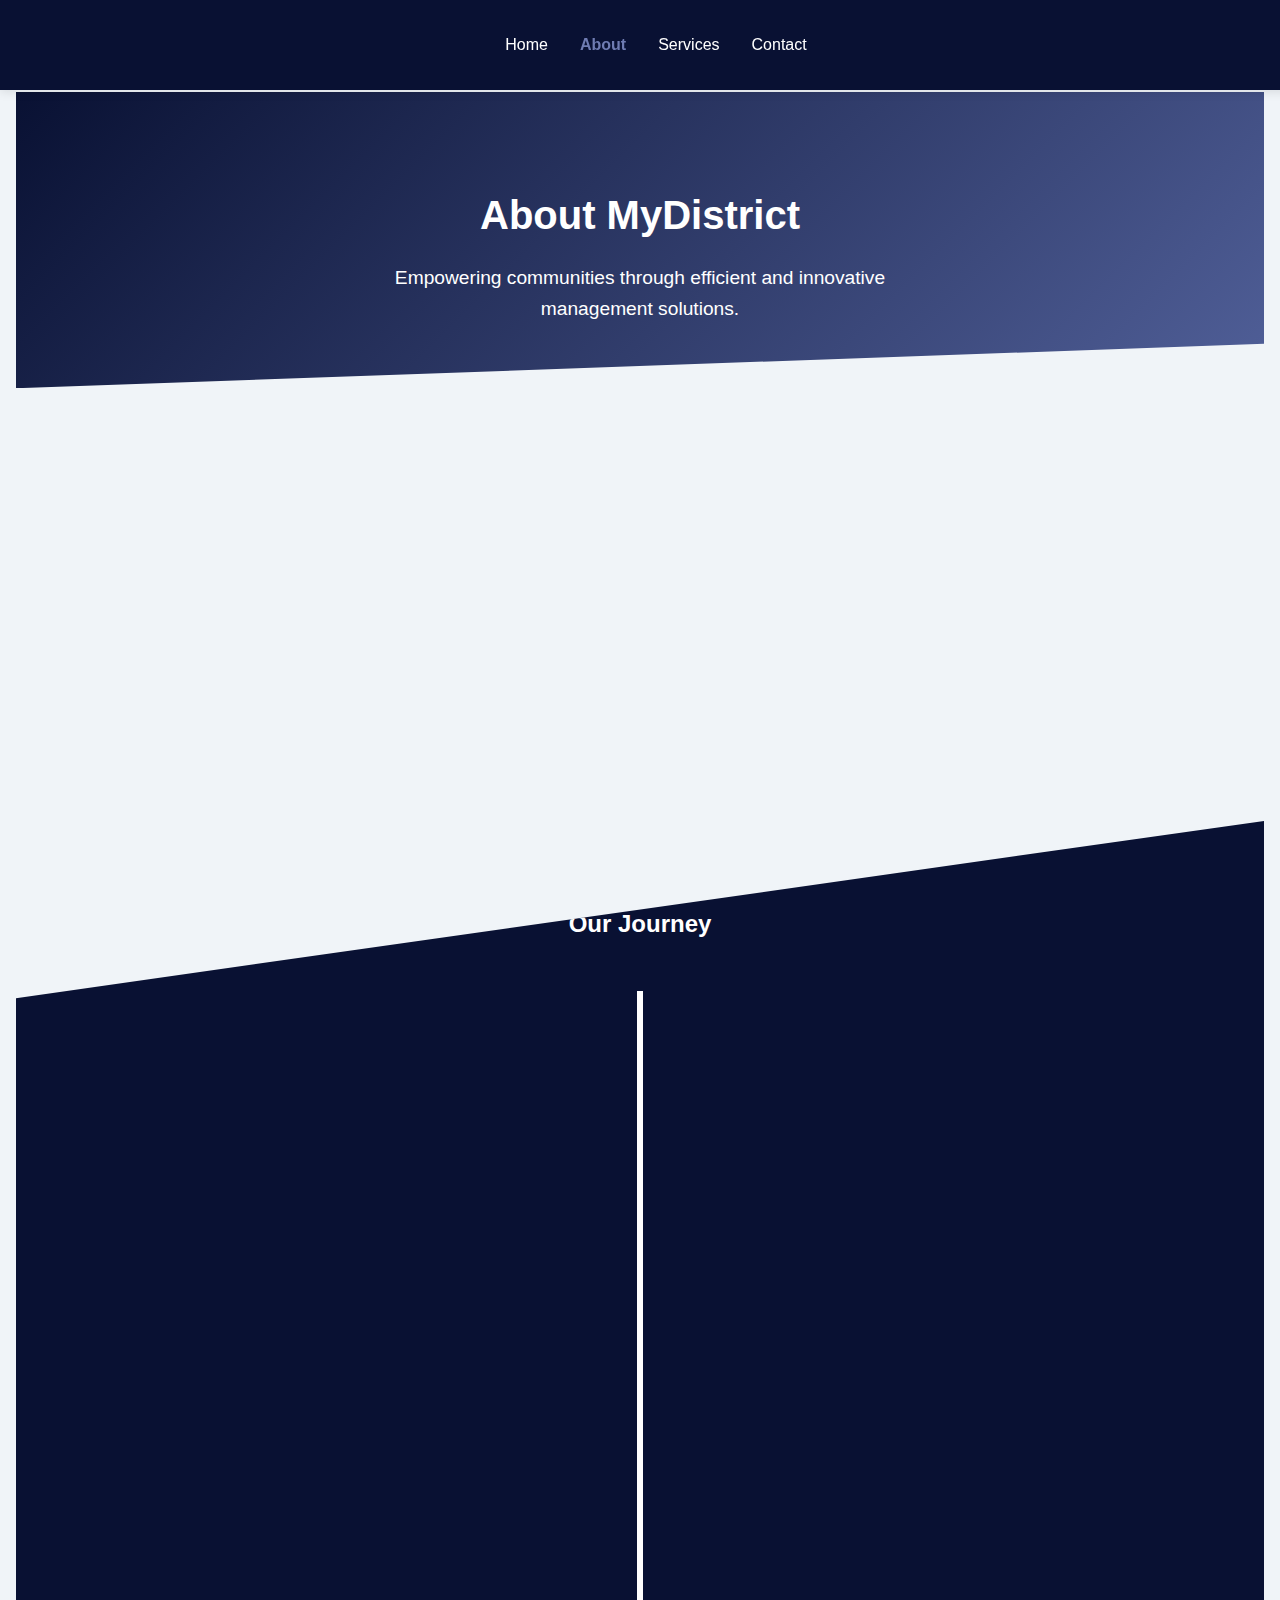
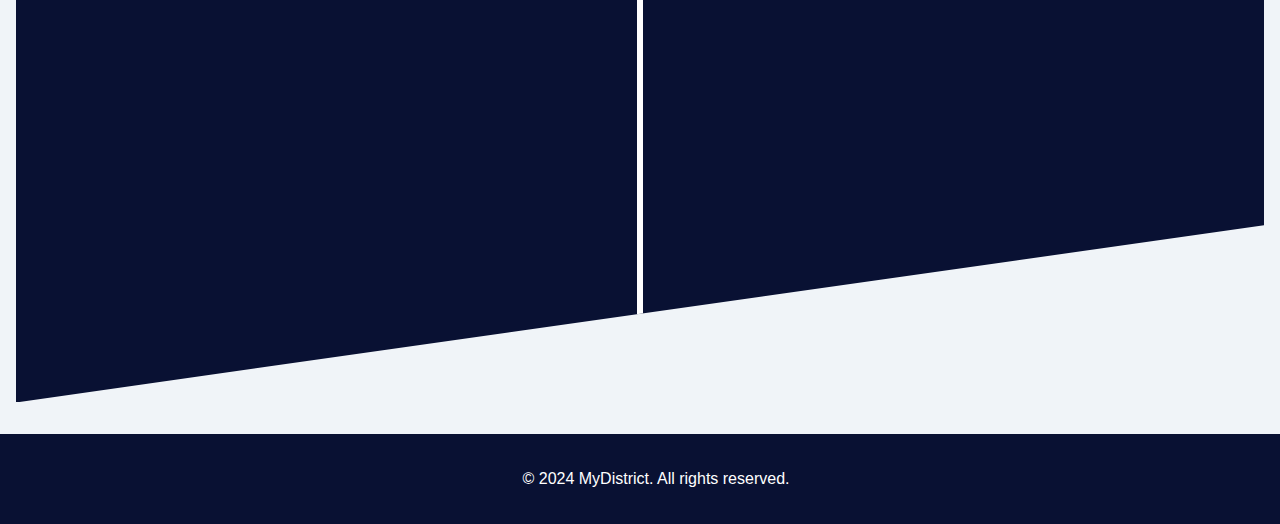
<file: assets/pages/about.html>
<!DOCTYPE html>
<html lang="en">
  <head>
    <meta charset="UTF-8" />
    <meta name="viewport" content="width=device-width, initial-scale=1.0" />
    <title>About Us - MyDistrict</title>
    <link rel="stylesheet" href="../css files/about.css" />
    <link
      rel="stylesheet"
      href="https://cdnjs.cloudflare.com/ajax/libs/font-awesome/6.0.0-beta3/css/all.min.css"
    />
  </head>
  <body>
    <header>
      <nav>
        <ul>
          <li><a href="../../index.html">Home</a></li>
          <li><a href="about.html" class="active">About</a></li>
          <li><a href="services.html">Services</a></li>
          <li><a href="contact.html">Contact</a></li>
        </ul>
      </nav>
    </header>

    <main>
      <section class="hero">
        <h1 class="animate-title">About MyDistrict</h1>
        <p class="animate-text">
          Empowering communities through efficient and innovative management
          solutions.
        </p>
      </section>

      <section class="about-content">
        <div class="card animate-card">
          <i class="fas fa-chart-line"></i>
          <h2>Our Mission</h2>
          <p>
            To revolutionize district management by providing cutting-edge tools
            and strategies that enhance efficiency, transparency, and community
            engagement.
          </p>
        </div>
        <div class="card animate-card">
          <i class="fas fa-users"></i>
          <h2>Our Team</h2>
          <p>
            A diverse group of experts in public administration, technology, and
            community development, dedicated to creating positive change in
            districts worldwide.
          </p>
        </div>
        <div class="card animate-card">
          <i class="fas fa-lightbulb"></i>
          <h2>Our Approach</h2>
          <p>
            We combine data-driven insights with innovative technology to
            address complex challenges and foster sustainable growth in
            communities of all sizes.
          </p>
        </div>
      </section>

      <section class="timeline">
        <h2 class="animate-title">Our Journey</h2>
        <div class="timeline-container">
          <div class="timeline-item animate-timeline">
            <div class="timeline-content">
              <h3>2014</h3>
              <p>Founded with a vision to transform district management</p>
            </div>
          </div>
          <div class="timeline-item animate-timeline">
            <div class="timeline-content">
              <h3>2015</h3>
              <p>
                Developed core MyDistrict modules for citizen services and data management
              </p>
            </div>
          </div>
          <div class="timeline-item animate-timeline">
            <div class="timeline-content">
              <h3>2016</h3>
              <p>Launched our first comprehensive management platform</p>
            </div>
          </div>
          <div class="timeline-item animate-timeline">
            <div class="timeline-content">
              <h3>2017</h3>
              <p>
                Piloted and rigorously tested the DMS platform
              </p>
            </div>
          </div>
          <div class="timeline-item animate-timeline">
            <div class="timeline-content">
              <h3>Today</h3>
              <p>Continuously improving and expanding MyDistrict impact on district operations</p>
            </div>
          </div>
        </div>
      </section>
    </main>

    <footer>
      <p>&copy; 2024 MyDistrict. All rights reserved.</p>
    </footer>

    <script>
      document.addEventListener("DOMContentLoaded", function () {
        // Animate cards
        const cards = document.querySelectorAll(".animate-card");
        const animateCards = () => {
          cards.forEach((card, index) => {
            if (isElementInViewport(card)) {
              setTimeout(() => {
                card.style.animation = `fadeInUp 1s ease-out ${
                  index * 0.2
                }s forwards`;
              }, 100);
            }
          });
        };

        // Animate timeline items
        const timelineItems = document.querySelectorAll(".animate-timeline");
        const animateTimeline = () => {
          timelineItems.forEach((item, index) => {
            if (isElementInViewport(item)) {
              setTimeout(() => {
                item.style.animation =
                  index % 2 === 0
                    ? "slideInLeft 1s ease-out forwards"
                    : "slideInRight 1s ease-out forwards";
              }, index * 200);
            }
          });
        };

        // Check if element is in viewport
        function isElementInViewport(el) {
          const rect = el.getBoundingClientRect();
          return (
            rect.top >= 0 &&
            rect.left >= 0 &&
            rect.bottom <=
              (window.innerHeight || document.documentElement.clientHeight) &&
            rect.right <=
              (window.innerWidth || document.documentElement.clientWidth)
          );
        }

        // Run animations on scroll
        window.addEventListener("scroll", () => {
          animateCards();
          animateTimeline();
        });

        // Initial animation call
        animateCards();
        animateTimeline();
      });
    </script>
  </body>
</html>
</file>
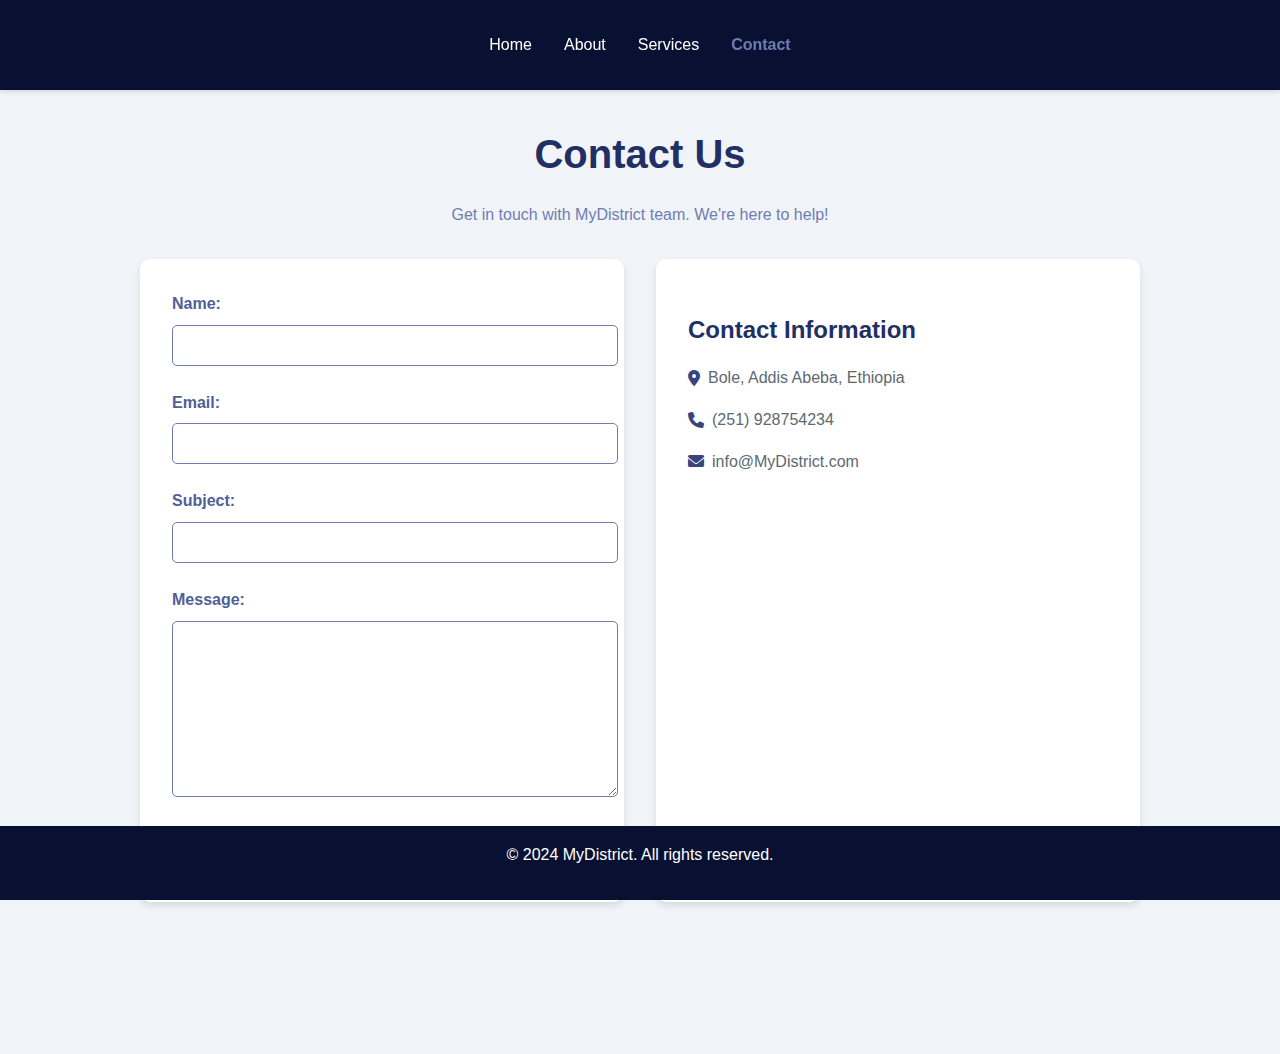
<file: assets/pages/contact.html>
<!DOCTYPE html>
<html lang="en">
  <head>
    <meta charset="UTF-8" />
    <meta name="viewport" content="width=device-width, initial-scale=1.0" />
    <title>Contact Us - MyDistrict</title>
    <link rel="stylesheet" href="../css files/contact.css" />
    <link
      rel="stylesheet"
      href="https://cdnjs.cloudflare.com/ajax/libs/font-awesome/6.0.0-beta3/css/all.min.css"
    />
  </head>
  <body>
    <header>
      <nav>
        <ul>
          <li><a href="../../index.html">Home</a></li>
          <li><a href="about.html">About</a></li>
          <li><a href="services.html">Services</a></li>
          <li><a href="contact.html" class="active">Contact</a></li>
        </ul>
      </nav>
    </header>

    <main>
      <h1 class="animate-title">Contact Us</h1>
      <p class="animate-text">
        Get in touch with MyDistrict team. We're here to help!
      </p>

      <div class="contact-container">
        <form id="contactForm" class="animate-form">
          <div class="form-group">
            <label for="name">Name:</label>
            <input type="text" id="name" name="name" required />
          </div>
          <div class="form-group">
            <label for="email">Email:</label>
            <input type="email" id="email" name="email" required />
          </div>
          <div class="form-group">
            <label for="subject">Subject:</label>
            <input type="text" id="subject" name="subject" required />
          </div>
          <div class="form-group">
            <label for="message">Message:</label>
            <textarea id="message" name="message" required></textarea>
          </div>
          <button type="submit">Send Message</button>
        </form>

        <div class="contact-info animate-info">
          <h2>Contact Information</h2>
          <ul>
            <li>
              <i class="fas fa-map-marker-alt"></i>Bole, Addis Abeba, Ethiopia
            </li>
            <li><i class="fas fa-phone"></i> (251) 928754234</li>
            <li><i class="fas fa-envelope"></i> info@MyDistrict.com</li>
          </ul>
        </div>
      </div>

      <div id="formStatus" class="animate-status"></div>
    </main>

    <footer>
      <p>&copy; 2024 MyDistrict. All rights reserved.</p>
    </footer>

    <script>
      document.addEventListener("DOMContentLoaded", function () {
        const contactForm = document.getElementById("contactForm");
        const formStatus = document.getElementById("formStatus");
        const inputs = document.querySelectorAll("input, textarea");

        // Add animation to form inputs
        inputs.forEach((input) => {
          input.addEventListener("focus", function () {
            this.parentElement.classList.add("input-focus");
          });

          input.addEventListener("blur", function () {
            if (this.value === "") {
              this.parentElement.classList.remove("input-focus");
            }
          });
        });

        contactForm.addEventListener("submit", function (e) {
          e.preventDefault();

          // Basic form validation
          const name = document.getElementById("name").value.trim();
          const email = document.getElementById("email").value.trim();
          const subject = document.getElementById("subject").value.trim();
          const message = document.getElementById("message").value.trim();

          if (name === "" || email === "" || subject === "" || message === "") {
            showStatus("Please fill in all fields.", "error");
            return;
          }

          if (!isValidEmail(email)) {
            showStatus("Please enter a valid email address.", "error");
            return;
          }
          
          showStatus("Sending message...", "info");

          setTimeout(function () {
            showStatus("Message sent successfully!", "success");
            contactForm.reset();
            inputs.forEach((input) =>
              input.parentElement.classList.remove("input-focus")
            );
          }, 2000);
        });

        function isValidEmail(email) {
          const emailRegex = /^[^\s@]+@[^\s@]+\.[^\s@]+$/;
          return emailRegex.test(email);
        }

        function showStatus(message, type) {
          formStatus.textContent = message;
          formStatus.className = "animate-status";

          switch (type) {
            case "error":
              formStatus.style.color = "#ff0000";
              break;
            case "success":
              formStatus.style.color = "#008000";
              break;
            default:
              formStatus.style.color = "#000000";
          }

          formStatus.style.display = "block";
          setTimeout(() => {
            formStatus.classList.remove("animate-status");
          }, 500);
        }
      });
    </script>
  </body>
</html>
</file>
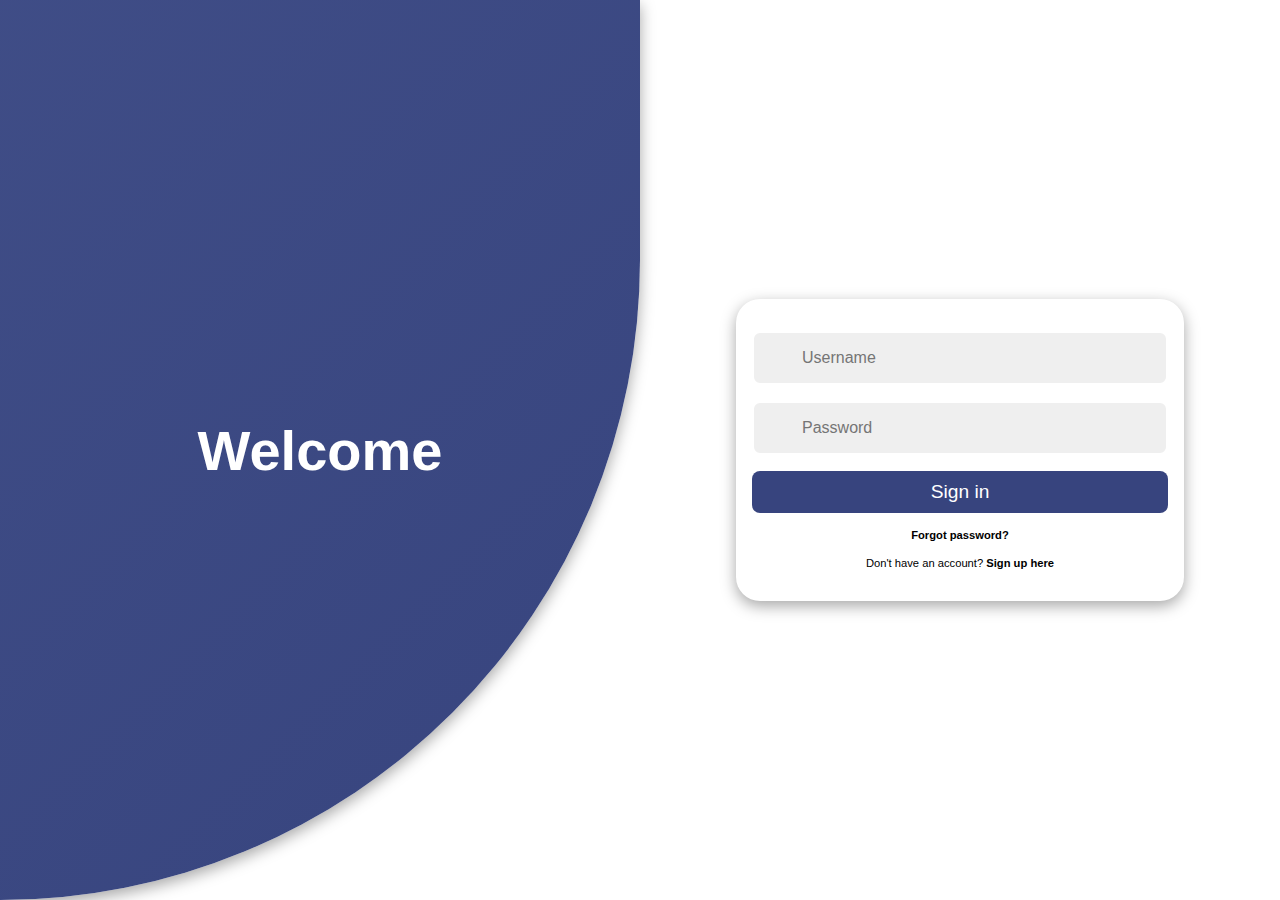
<file: assets/pages/login.html>
<!DOCTYPE html>
<html lang="en">
  <head>
    <meta charset="UTF-8" />
    <meta name="viewport" content="width=device-width, initial-scale=1.0" />
    <title>Login - MyDistrict</title>
    <link rel="stylesheet" href="../css files/login.css" />
    <script src="../js files/userAuth.js" defer></script>
  </head>
  <body>
    <div class="notification-container" id="notification-container"></div>

    <div id="container" class="container">
      <!-- FORM SECTION -->
      <div class="row">
        <!-- SIGN UP -->
        <form class="col align-items-center flex-col sign-up userAuth" method="post" action="../includes/user-registration.php">
          
          <div class="form-wrapper align-items-center">
            <div class="form sign-up">
              <div class="input-group">
                <i class="bx bxs-user"></i>
                <input type="text" placeholder="Username" name="username"/>
              </div>
              <div class="input-group">
                <i class="bx bx-mail-send"></i>
                <input type="email" placeholder="Email" name="email"/>
              </div>
              <div class="input-group">
                <i class="bx bxs-lock-alt"></i>
                <input type="password" placeholder="Password" name="password"/>
              </div>
              <div class="input-group">
                <i class="bx bxs-lock-alt"></i>
                <input type="password" placeholder="Confirm password" name="confirm-password"/>
              </div>
              <button>Sign up</button>
              <p>
                <span> Already have an account? </span>
                <b onclick="toggle()" class="pointer"> Sign in here </b>
              </p>
            </div>
          </div>
        </form>
        
        <!-- SIGN IN -->
        <form class="col align-items-center flex-col sign-in userAuth" method="post" action="../includes/user-authentication .php">
          <div class="form-wrapper align-items-center">
            <div class="form sign-in">
              <div class="input-group">
                <i class="bx bxs-user"></i>
                <input type="text" placeholder="Username" name="username"/>
              </div>
              <div class="input-group">
                <i class="bx bxs-lock-alt"></i>
                <input type="password" placeholder="Password" name="password"/>
              </div>
              <button>Sign in</button>
              <p>
                <b> Forgot password? </b>
              </p>
              <p>
                <span> Don't have an account? </span>
                <b onclick="toggle()" class="pointer"> Sign up here </b>
              </p>
            </div>
          </div>
          <div class="form-wrapper"></div>
        </form>
        
      </div>
      <!-- END FORM SECTION -->
       
      <!-- CONTENT SECTION -->
      <div class="row content-row">
        <!-- SIGN IN CONTENT -->
        <div class="col align-items-center flex-col">
          <div class="text sign-in">
            <h2>Welcome</h2>
          </div>
          <div class="img sign-in"></div>
        </div>
        
        <!-- SIGN UP CONTENT -->
        <div class="col align-items-center flex-col">
          <div class="img sign-up"></div>
          <div class="text sign-up">
            <h2>Join with us</h2>
          </div>
        </div>
        
      </div>
      <!-- END CONTENT SECTION -->
    </div>
    <script>
      let container = document.getElementById("container");

      toggle = () => {
        container.classList.toggle("sign-in");
        container.classList.toggle("sign-up");
      };

      setTimeout(() => {
        container.classList.add("sign-in");
      }, 200);
    </script>
  </body>
</html>
</file>
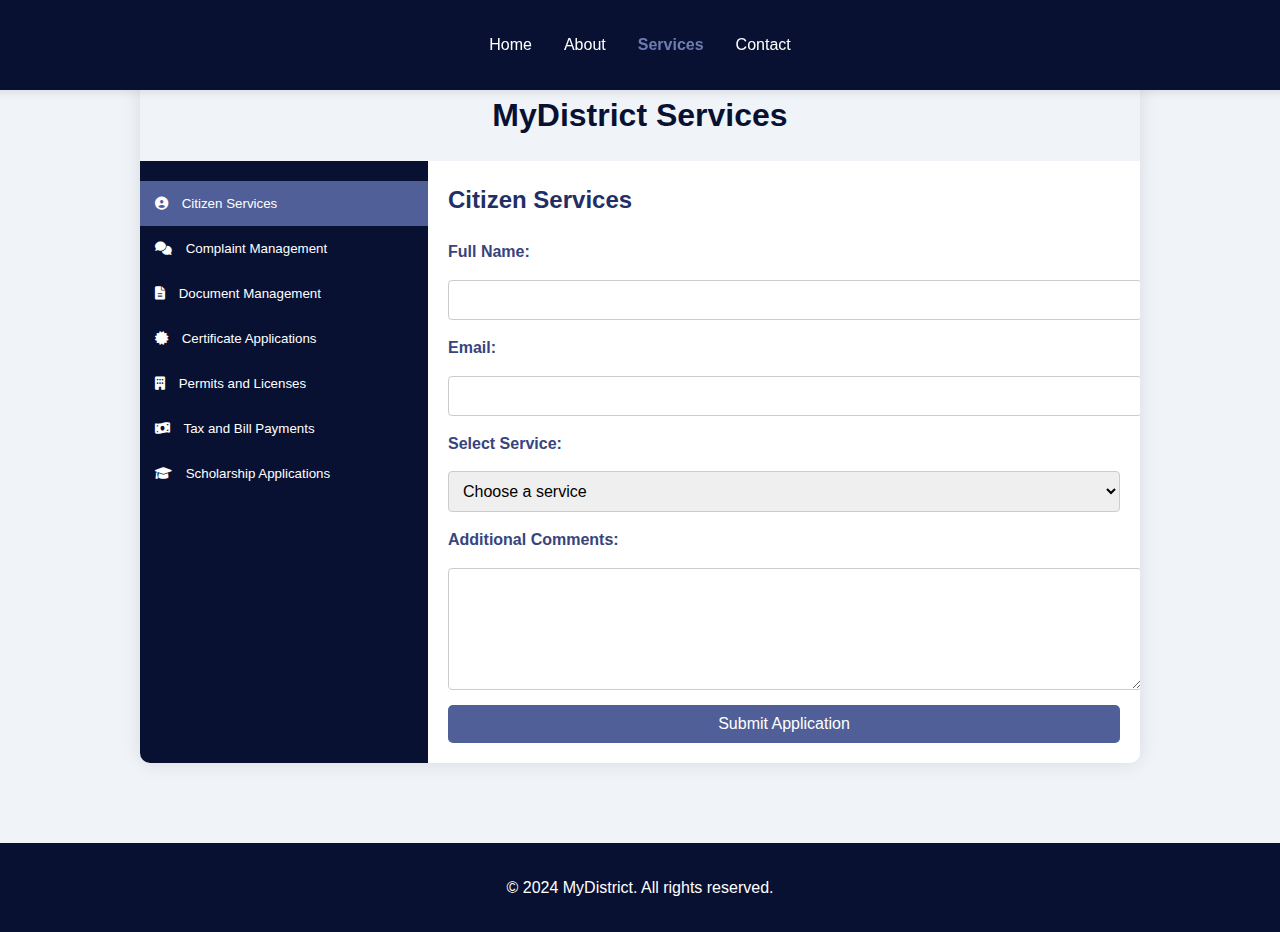
<file: assets/pages/service-panel.html>
<!DOCTYPE html>
<html lang="en">
  <head>
    <meta charset="UTF-8" />
    <meta name="viewport" content="width=device-width, initial-scale=1.0" />
    <title>Our Services - MyDistrict</title>
    <link rel="stylesheet" href="../css files/service-panel.css" />
    <link
      rel="stylesheet"
      href="https://cdnjs.cloudflare.com/ajax/libs/font-awesome/6.0.0-beta3/css/all.min.css"
    />
    <script src="../js files/services.js" defer></script>
  </head>
  <body>
    <div class="notification-container" id="notification-container"></div>

    
    <header>
      <nav>
        <ul>
          <li><a href="../../index.html">Home</a></li>
          <li><a href="about.html">About</a></li>
          <li><a href="services.html" class="active">Services</a></li>
          <li><a href="contact.html">Contact</a></li>
        </ul>
      </nav>
    </header>

    <div class="flex-container">
      <div class="container">
        <h1>MyDistrict Services</h1>
        <div class="service-panel">
          <div class="service-list">
            <button class="service-btn active" data-service="citizen">
              <i class="fas fa-user-circle"></i>
              Citizen Services
            </button>
            <button class="service-btn" data-service="complaint">
              <i class="fas fa-comments"></i>
              Complaint Management
            </button>
            <button class="service-btn" data-service="document">
              <i class="fas fa-file-alt"></i>
              Document Management
            </button>
            <button class="service-btn" data-service="certificate">
              <i class="fas fa-certificate"></i>
              Certificate Applications
            </button>
            <button class="service-btn" data-service="permits">
              <i class="fas fa-building"></i>
              Permits and Licenses
            </button>
            <button class="service-btn" data-service="tax">
              <i class="fas fa-money-bill-wave"></i>
              Tax and Bill Payments
            </button>
            <button class="service-btn" data-service="scholarship">
              <i class="fas fa-graduation-cap"></i>
              Scholarship Applications
            </button>
          </div>
          <div class="service-content">
            <div id="citizen" class="service-info active">
              <h2>Citizen Services</h2>
              <form
                id="citizenForm"
                class="service-form"
                action="../includes/services-managment.php"
                method="POST"
                enctype="multipart/form-data"
              >
                <input type="hidden" name="serviceType" value="citizen" />
                <label for="citizenName">Full Name:</label>
                <input
                  type="text"
                  id="citizenName"
                  name="citizenName"
                  required
                />
                <label for="citizenEmail">Email:</label>
                <input
                  type="email"
                  id="citizenEmail"
                  name="citizenEmail"
                  required
                />
                <label for="citizenService">Select Service:</label>
                <select id="citizenService" name="citizenService" required>
                  <option value="">Choose a service</option>
                  <option value="Birth Certificate">Birth Certificate</option>
                  <option value="Death Certificate">Death Certificate</option>
                  <option value="Marriage Certificate">
                    Marriage Certificate
                  </option>
                  <option value="Residence Certificate">
                    Residence Certificate
                  </option>
                </select>
                <label for="citizenComments">Additional Comments:</label>
                <textarea
                  id="citizenComments"
                  name="citizenComments"
                ></textarea>
                <button type="submit" class="submit-btn">
                  Submit Application
                </button>
              </form>
            </div>
            <div id="complaint" class="service-info">
              <h2>Complaint Management</h2>
              <form
                id="complaintForm"
                class="service-form"
                action="../includes/services-managment.php"
                method="POST"
                enctype="multipart/form-data"
              >
                <input type="hidden" name="serviceType" value="complain" />
                <label for="complaintName">Full Name:</label>
                <input
                  type="text"
                  id="complaintName"
                  name="complaintName"
                  required
                />
                <label for="complaintEmail">Email:</label>
                <input
                  type="email"
                  id="complaintEmail"
                  name="complaintEmail"
                  required
                />
                <label for="complaintType">Complaint Type:</label>
                <select id="complaintType" name="complaintType" required>
                  <option value="">Select complaint type</option>
                  <option value="Water Supply">Water Supply</option>
                  <option value="Electricity">Electricity</option>
                  <option value="Roads and Infrastructure">
                    Roads and Infrastructure
                  </option>
                  <option value="Sanitation">Sanitation</option>
                  <option value="Other">Other</option>
                </select>
                <label for="complaintDetails">Complaint Details:</label>
                <textarea
                  id="complaintDetails"
                  name="complaintDetails"
                  required
                ></textarea>
                <button type="submit" class="submit-btn">File Complaint</button>
              </form>
            </div>
            <div id="document" class="service-info">
              <h2>Document Management</h2>
              <form
                id="documentForm"
                class="service-form"
                action="../includes/services-managment.php"
                method="POST"
                enctype="multipart/form-data"
              >
                <input type="hidden" name="serviceType" value="document" />
                <label for="documentName">Full Name:</label>
                <input
                  type="text"
                  id="documentName"
                  name="documentName"
                  required
                />
                <label for="documentEmail">Email:</label>
                <input
                  type="email"
                  id="documentEmail"
                  name="documentEmail"
                  required
                />
                <label for="documentType">Document Type:</label>
                <select id="documentType" name="documentType" required>
                  <option value="">Select document type</option>
                  <option value="ID Card">ID Card</option>
                  <option value="Passport">Passport</option>
                  <option value="Driving License">Driving License</option>
                  <option value="Property Documents">Property Documents</option>
                </select>
                <label for="documentFile">Upload Document:</label>
                <input
                  type="file"
                  id="documentFile"
                  name="documentFile"
                  required
                />
                <button type="submit" class="submit-btn">
                  Upload Document
                </button>
              </form>
            </div>
            <div id="certificate" class="service-info">
              <h2>Certificate Applications</h2>
              <form
                id="certificateForm"
                class="service-form"
                action="../includes/services-managment.php"
                method="POST"
                enctype="multipart/form-data"
              >
                <input type="hidden" name="serviceType" value="certificate" />
                <label for="certificateName">Full Name:</label>
                <input
                  type="text"
                  id="certificateName"
                  name="certificateName"
                  required
                />
                <label for="certificateEmail">Email:</label>
                <input
                  type="email"
                  id="certificateEmail"
                  name="certificateEmail"
                  required
                />
                <label for="certificateType">Certificate Type:</label>
                <select id="certificateType" name="certificateType" required>
                  <option value="">Select certificate type</option>
                  <option value="Birth Certificate">Birth Certificate</option>
                  <option value="Death Certificate">Death Certificate</option>
                  <option value="Marriage Certificate">
                    Marriage Certificate
                  </option>
                  <option value="Domicile Certificate">
                    Domicile Certificate
                  </option>
                </select>
                <label for="certificateDate">Date Required:</label>
                <input
                  type="date"
                  id="certificateDate"
                  name="certificateDate"
                  required
                />
                <button type="submit" class="submit-btn">
                  Apply for Certificate
                </button>
              </form>
            </div>
            <div id="permits" class="service-info">
              <h2>Permits and Licenses</h2>
              <form
                id="permitsForm"
                class="service-form"
                action="../includes/services-managment.php"
                method="POST"
                enctype="multipart/form-data"
              >
                <input type="hidden" name="serviceType" value="permits" />
                <label for="permitsName">Full Name:</label>
                <input
                  type="text"
                  id="permitsName"
                  name="permitsName"
                  required
                />
                <label for="permitsEmail">Email:</label>
                <input
                  type="email"
                  id="permitsEmail"
                  name="permitsEmail"
                  required
                />
                <label for="permitsType">Permit/License Type:</label>
                <select id="permitsType" name="permitsType" required>
                  <option value="">Select permit/license type</option>
                  <option value="Business License">Business License</option>
                  <option value="Construction Permit">
                    Construction Permit
                  </option>
                  <option value="Event Permit">Event Permit</option>
                  <option value="Vehicle Registration">
                    Vehicle Registration
                  </option>
                </select>
                <label for="permitsDate">Application Date:</label>
                <input
                  type="date"
                  id="permitsDate"
                  name="permitsDate"
                  required
                />
                <button type="submit" class="submit-btn">
                  Apply for Permit/License
                </button>
              </form>
            </div>
            <div id="tax" class="service-info">
              <h2>Tax and Bill Payments</h2>
              <form
                id="taxForm"
                class="service-form"
                action="../includes/services-managment.php"
                method="POST"
                enctype="multipart/form-data"
              >
                <input type="hidden" name="serviceType" value="tax" />
                <label for="taxName">Full Name:</label>
                <input type="text" id="taxName" name="taxName" required />
                <label for="taxEmail">Email:</label>
                <input type="email" id="taxEmail" name="taxEmail" required />
                <label for="taxType">Payment Type:</label>
                <select id="taxType" name="taxType" required>
                  <option value="">Select payment type</option>
                  <option value="Property Tax">Property Tax</option>
                  <option value="Water Bill">Water Bill</option>
                  <option value="Electricity Bill">Electricity Bill</option>
                  <option value="Other">Other</option>
                </select>
                <label for="taxAmount">Amount:</label>
                <input
                  type="number"
                  id="taxAmount"
                  name="taxAmount"
                  min="0"
                  step="0.01"
                  required
                />
                <button type="submit" class="submit-btn">Make Payment</button>
              </form>
            </div>
            <div id="scholarship" class="service-info">
              <h2>Scholarship Applications</h2>
              <form
                id="scholarshipForm"
                class="service-form"
                action="../includes/services-managment.php"
                method="POST"
                enctype="multipart/form-data"
              >
                <input type="hidden" name="serviceType" value="scholarship" />
                <label for="scholarshipName">Full Name:</label>
                <input
                  type="text"
                  id="scholarshipName"
                  name="scholarshipName"
                  required
                />
                <label for="scholarshipEmail">Email:</label>
                <input
                  type="email"
                  id="scholarshipEmail"
                  name="scholarshipEmail"
                  required
                />
                <label for="scholarshipLevel">Education Level:</label>
                <select id="scholarshipLevel" name="scholarshipLevel" required>
                  <option value="">Select education level</option>
                  <option value="High School">High School</option>
                  <option value="Undergraduate">Undergraduate</option>
                  <option value="Postgraduate">Postgraduate</option>
                  <option value="PhD">PhD</option>
                </select>
                <label for="scholarshipGrade">Current Grade/GPA:</label>
                <input
                  type="text"
                  id="scholarshipGrade"
                  name="scholarshipGrade"
                  required
                />
                <label for="scholarshipFile">Upload Transcripts:</label>
                <input
                  type="file"
                  id="scholarshipFile"
                  name="scholarshipFile"
                  required
                />
                <button type="submit" class="submit-btn">
                  Apply for Scholarship
                </button>
              </form>
            </div>
          </div>
        </div>
      </div>
      <footer>
        <p>&copy; 2024 MyDistrict. All rights reserved.</p>
      </footer>
    </div>
  </body>
</html>
</file>
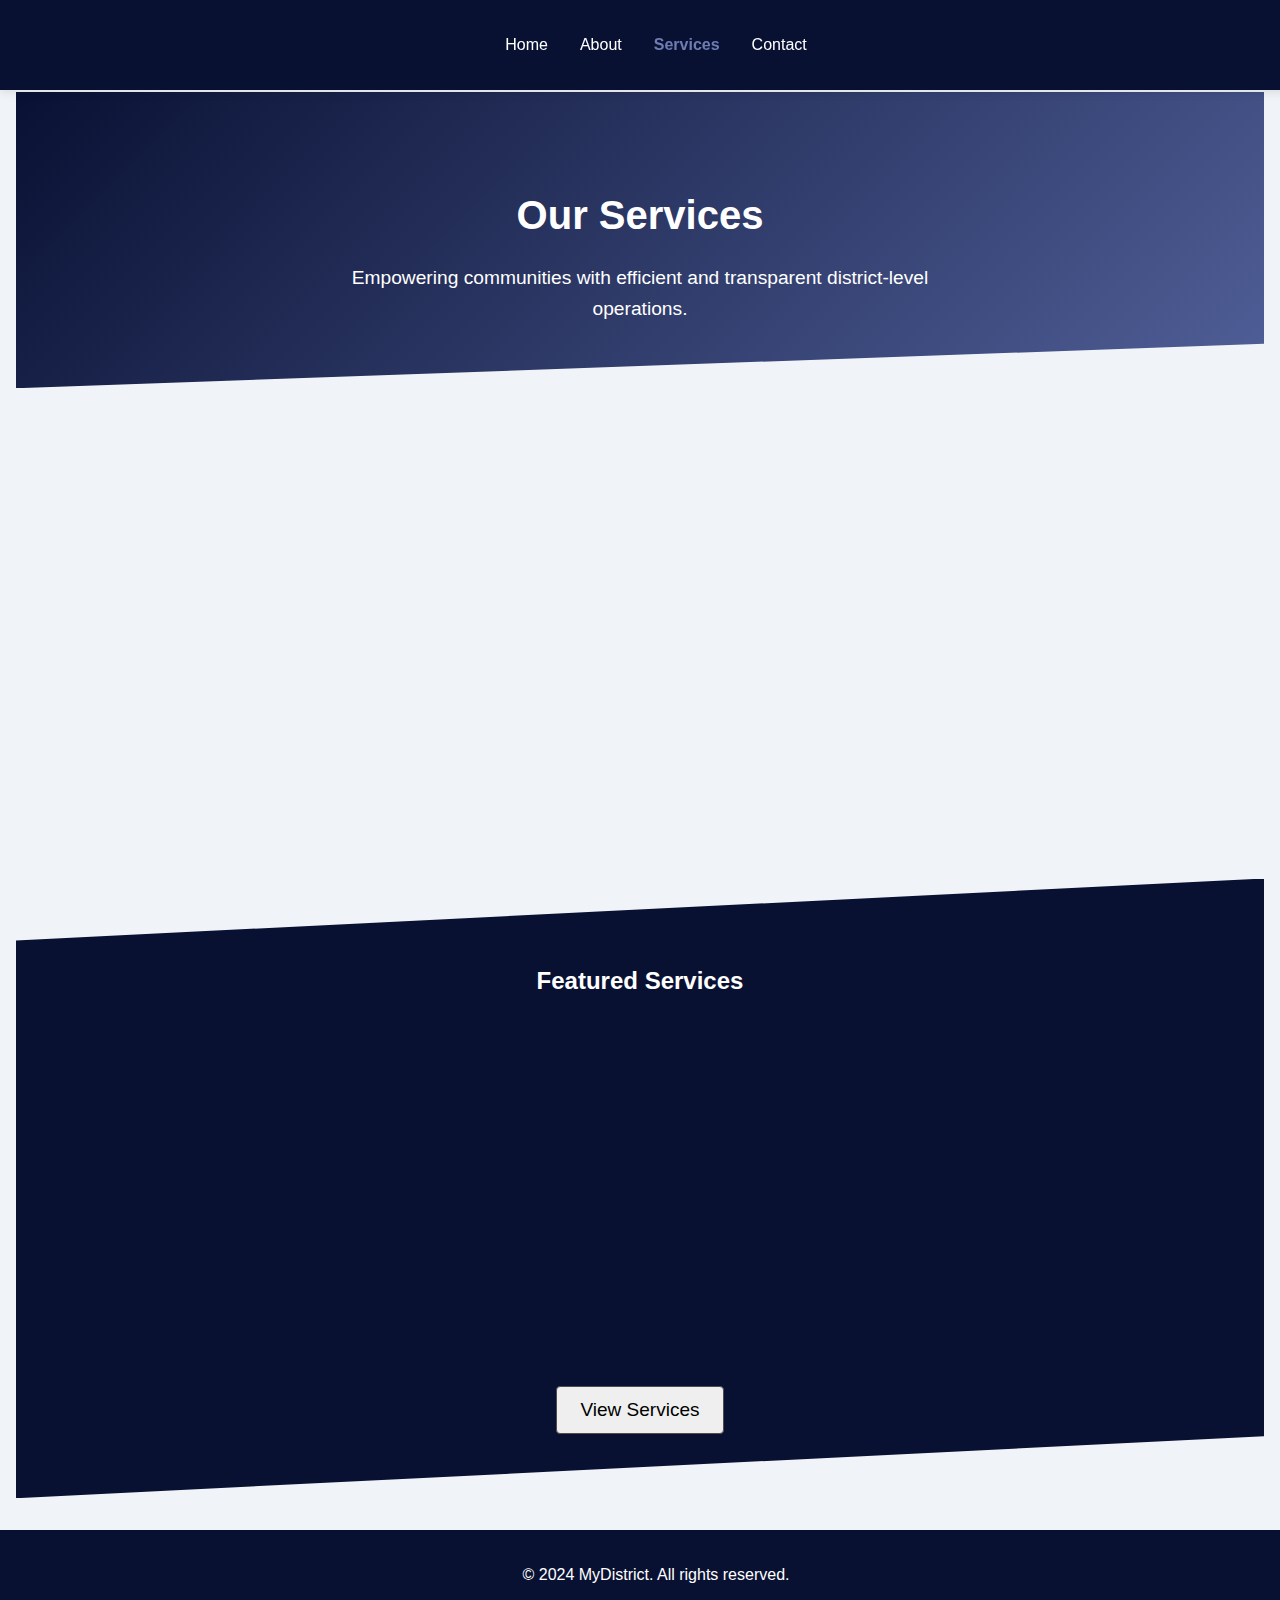
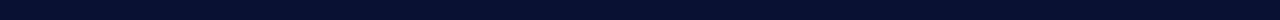
<file: assets/pages/services.html>
<!DOCTYPE html>
<html lang="en">
  <head>
    <meta charset="UTF-8" />
    <meta name="viewport" content="width=device-width, initial-scale=1.0" />
    <title>Our Services - MyDistrict</title>
    <link rel="stylesheet" href="../css files/services.css" />
    <link
      rel="stylesheet"
      href="https://cdnjs.cloudflare.com/ajax/libs/font-awesome/6.0.0-beta3/css/all.min.css"
    />
  </head>
  <body>
    <header>
      <nav>
        <ul>
          <li><a href="../../index.html">Home</a></li>
          <li><a href="about.html">About</a></li>
          <li><a href="services.html" class="active">Services</a></li>
          <li><a href="contact.html">Contact</a></li>
        </ul>
      </nav>
    </header>

    <main>
      <section class="hero">
        <h1 class="animate-title">Our Services</h1>
        <p class="animate-text">
          Empowering communities with efficient and transparent district-level
          operations.
        </p>
      </section>

      <section class="services-grid">
        <div class="service-card animate-card">
          <i class="fas fa-user-circle"></i>
          <h2>Citizen Services</h2>
          <ul>
            <li>Online Application Portal</li>
            <li>Real-time Status Tracking</li>
            <li>Document Upload & Verification</li>
            <li>Fee Payment Integration</li>
            <li>SMS/Email Notifications</li>
          </ul>
        </div>
        <div class="service-card animate-card">
          <i class="fas fa-comments"></i>
          <h2>Complaint Management</h2>
          <ul>
            <li>Online Complaint Registration</li>
            <li>Complaint Tracking</li>
            <li>Escalation Mechanism</li>
            <li>Feedback & Rating</li>
          </ul>
        </div>
        <div class="service-card animate-card">
          <i class="fas fa-file-alt"></i>
          <h2>Document Management</h2>
          <ul>
            <li>Document Storage</li>
            <li>Document Retrieval</li>
            <li>Document Version Control</li>
          </ul>
        </div>
      </section>

      <section class="feature-showcase">
        <h2 class="animate-title">Featured Services</h2>
        <div class="feature-container">
          <div class="feature animate-feature">
            <i class="fas fa-certificate"></i>
            <h3>Certificate Applications</h3>
            <p>Apply for birth, marriage, and other certificates online.</p>
          </div>
          <div class="feature animate-feature">
            <i class="fas fa-building"></i>
            <h3>Permits and Licenses</h3>
            <p>
              Submit applications for various permits and licenses
              electronically.
            </p>
          </div>
          <div class="feature animate-feature">
            <i class="fas fa-money-bill-wave"></i>
            <h3>Tax and Bill Payments</h3>
            <p>
              Pay property taxes and utility bills through our secure payment
              gateway.
            </p>
          </div>
          <div class="feature animate-feature">
            <i class="fas fa-graduation-cap"></i>
            <h3>Scholarship Applications</h3>
            <p>
              Apply for educational scholarships and track your application
              status.
            </p>
          </div>
        </div>

        <div class="service-call-btn">
          <button class="button"><a href="./service-panel.html">View Services</a></button>
        </div>
      </section>
    </main>

    <footer>
      <p>&copy; 2024 MyDistrict. All rights reserved.</p>
    </footer>

    <script>
      document.addEventListener("DOMContentLoaded", function () {
        // Animate service cards
        const cards = document.querySelectorAll(".animate-card");
        const animateCards = () => {
          cards.forEach((card, index) => {
            if (isElementInViewport(card)) {
              setTimeout(() => {
                card.style.animation = `fadeInUp 1s ease-out ${
                  index * 0.2
                }s forwards`;
              }, 100);
            }
          });
        };

        // Animate features
        const features = document.querySelectorAll(".animate-feature");
        const animateFeatures = () => {
          features.forEach((feature, index) => {
            if (isElementInViewport(feature)) {
              setTimeout(() => {
                feature.style.animation =
                  index % 2 === 0
                    ? "slideInLeft 1s ease-out forwards"
                    : "slideInRight 1s ease-out forwards";
              }, index * 200);
            }
          });
        };

        // Check if element is in viewport
        function isElementInViewport(el) {
          const rect = el.getBoundingClientRect();
          return (
            rect.top >= 0 &&
            rect.left >= 0 &&
            rect.bottom <=
              (window.innerHeight || document.documentElement.clientHeight) &&
            rect.right <=
              (window.innerWidth || document.documentElement.clientWidth)
          );
        }

        // Run animations on scroll
        window.addEventListener("scroll", () => {
          animateCards();
          animateFeatures();
        });

        // Initial animation call
        animateCards();
        animateFeatures();
      });
    </script>
  </body>
</html>
</file>
<file: assets/css files/about.css>
:root {
    --primary-clr: #091133;
    --secondary-clr: #505f98;
    --text-accent: #5d6970;
    --header-clr: #37447e;
    --big-text-clr: #222f65;
    --desc-text-clr: #6f7cb2;
}

body {
    font-family: 'Arial', sans-serif;
    line-height: 1.6;
    color: var(--text-accent);
    margin: 0;
    padding: 0;
    background-color: #f0f4f8;
    overflow-x: hidden;
}

header {
    background-color: var(--primary-clr);
    padding: 1rem;
    position: fixed;
    width: 100%;
    top: 0;
    z-index: 1000;
    box-shadow: 0 2px 10px rgba(0, 0, 0, 0.1);
}

nav ul {
    list-style-type: none;
    padding: 0;
    display: flex;
    justify-content: center;
}

nav ul li {
    margin: 0 1rem;
}

nav ul li a {
    color: white;
    text-decoration: none;
    transition: color 0.3s ease;
}

nav ul li a:hover {
    color: var(--desc-text-clr);
}

nav ul li a.active {
    font-weight: bold;
    color: var(--desc-text-clr);
}

main {
    margin-top: 60px;
    padding: 2rem 1rem;
}

.hero {
    text-align: center;
    padding: 4rem 0;
    background: linear-gradient(135deg, var(--primary-clr), var(--secondary-clr));
    color: white;
    clip-path: polygon(0 0, 100% 0, 100% 85%, 0 100%);
    margin-bottom: 3rem;
}

h1 {
    font-size: 2.5rem;
    margin-bottom: 1rem;
}

.hero p {
    font-size: 1.2rem;
    max-width: 600px;
    margin: 0 auto;
}

.about-content {
    display: flex;
    justify-content: space-around;
    flex-wrap: wrap;
    gap: 2rem;
    margin-bottom: 4rem;
}

.card {
    background-color: white;
    border-radius: 10px;
    padding: 2rem;
    text-align: center;
    box-shadow: 0 4px 6px rgba(0, 0, 0, 0.1);
    flex: 1;
    min-width: 250px;
    max-width: 350px;
    transition: transform 0.3s ease, box-shadow 0.3s ease;
}

.card:hover {
    transform: translateY(-5px);
    box-shadow: 0 6px 12px rgba(0, 0, 0, 0.15);
}

.card i {
    font-size: 3rem;
    color: var(--header-clr);
    margin-bottom: 1rem;
}

.card h2 {
    color: var(--big-text-clr);
    margin-bottom: 1rem;
}

.timeline {
    padding: 4rem 0;
    background-color: var(--primary-clr);
    color: white;
    clip-path: polygon(0 15%, 100% 0, 100% 85%, 0 100%);
}

.timeline h2 {
    text-align: center;
    margin-bottom: 3rem;
}

.timeline-container {
    max-width: 800px;
    margin: 0 auto;
    position: relative;
}

.timeline-container::after {
    content: '';
    position: absolute;
    width: 6px;
    background-color: white;
    top: 0;
    bottom: 0;
    left: 50%;
    margin-left: -3px;
}

.timeline-item {
    padding: 10px 0;
    position: relative;
    width: 50%;
}

.timeline-item::after {
    content: '';
    position: absolute;
    width: 25px;
    height: 25px;
    right: -17px;
    background-color: white;
    border: 4px solid var(--secondary-clr);
    top: 15px;
    border-radius: 50%;
    z-index: 1;
}

.timeline-item:nth-child(even) {
    left: 50%;
}

.timeline-item:nth-child(odd) {
    left: 0;
}

.timeline-item:nth-child(even)::after {
    left: -16px;
}

.timeline-content {
    padding: 20px 30px;
    background-color: var(--secondary-clr);
    position: relative;
    border-radius: 6px;
}

footer {
    background-color: var(--primary-clr);
    color: white;
    text-align: center;
    padding: 1rem;
    position: relative;
    bottom: 0;
    width: 100%;
}

/* Animations */
@keyframes fadeInUp {
    from {
        opacity: 0;
        transform: translateY(20px);
    }
    to {
        opacity: 1;
        transform: translateY(0);
    }
}

@keyframes slideInLeft {
    from {
        opacity: 0;
        transform: translateX(-50px);
    }
    to {
        opacity: 1;
        transform: translateX(0);
    }
}

@keyframes slideInRight {
    from {
        opacity: 0;
        transform: translateX(50px);
    }
    to {
        opacity: 1;
        transform: translateX(0);
    }
}

.animate-title {
    animation: fadeInUp 1s ease-out;
}

.animate-text {
    animation: fadeInUp 1s ease-out 0.3s both;
}

.animate-card {
    opacity: 0;
}

.animate-timeline {
    opacity: 0;
}

@media (max-width: 768px) {
    .timeline-container::after {
        left: 31px;
    }
    
    .timeline-item {
        width: 100%;
        padding-left: 70px;
        padding-right: 25px;
    }
    
    .timeline-item::after {
        left: 15px;
    }
    
    .timeline-item:nth-child(even) {
        left: 0%;
    }
}
</file>
<file: assets/css files/contact.css>
:root {
    --primary-clr: #091133;
    --secondary-clr: #505f98;
    --text-accent: #5d6970;
    --header-clr: #37447e;
    --big-text-clr: #222f65;
    --desc-text-clr: #6f7cb2;
}

body {
    font-family: 'Arial', sans-serif;
    line-height: 1.6;
    color: var(--text-accent);
    margin: 0;
    padding: 0;
    background-color: #f0f4f8;
}

header {
    background-color: var(--primary-clr);
    padding: 1rem;
    box-shadow: 0 2px 4px rgba(0, 0, 0, 0.1);
    position: sticky;
    top: 0;
    z-index: 999;
}

nav ul {
    list-style-type: none;
    padding: 0;
    display: flex;
    justify-content: center;
}

nav ul li {
    margin: 0 1rem;
}

nav ul li a {
    color: white;
    text-decoration: none;
    transition: color 0.3s ease;
}

nav ul li a:hover {
    color: var(--desc-text-clr);
}

nav ul li a.active {
    font-weight: bold;
    color: var(--desc-text-clr);
}

main {
    max-width: 1000px;
    margin: 2rem auto;
    padding: 0 1rem;
    height: 900px;
}

h1 {
    color: var(--big-text-clr);
    font-size: 2.5rem;
    margin-bottom: 1rem;
    text-align: center;
}

p {
    color: var(--desc-text-clr);
    margin-bottom: 2rem;
    text-align: center;
}

.contact-container {
    display: flex;
    justify-content: space-between;
    gap: 2rem;
}

form {
    background-color: white;
    padding: 2rem;
    border-radius: 10px;
    box-shadow: 0 4px 6px rgba(0, 0, 0, 0.1);
    flex: 1;
}

.form-group {
    margin-bottom: 1.5rem;
}

label {
    display: block;
    margin-bottom: 0.5rem;
    color: var(--secondary-clr);
    font-weight: bold;
}

input, textarea {
    width: 100%;
    padding: 0.75rem;
    border: 1px solid var(--desc-text-clr);
    border-radius: 5px;
    transition: border-color 0.3s ease;
}

input:focus, textarea:focus {
    outline: none;
    border-color: var(--header-clr);
}

textarea {
    height: 150px;
    resize: vertical;
}

button {
    background-color: var(--header-clr);
    color: white;
    border: none;
    padding: 0.75rem 1.5rem;
    font-size: 1rem;
    cursor: pointer;
    transition: background-color 0.3s ease, transform 0.1s ease;
    border-radius: 5px;
    width: 100%;
}

button:hover {
    background-color: var(--secondary-clr);
}

button:active {
    transform: scale(0.98);
}

.contact-info {
    background-color: white;
    padding: 2rem;
    border-radius: 10px;
    box-shadow: 0 4px 6px rgba(0, 0, 0, 0.1);
    flex: 1;
}

.contact-info h2 {
    color: var(--big-text-clr);
    margin-bottom: 1rem;
}

.contact-info ul {
    list-style-type: none;
    padding: 0;
}

.contact-info li {
    margin-bottom: 1rem;
    display: flex;
    align-items: center;
}

.contact-info i {
    margin-right: 0.5rem;
    color: var(--header-clr);
}

#formStatus {
    margin-top: 1rem;
    font-weight: bold;
    text-align: center;
}

footer {
    background-color: var(--primary-clr);
    color: white;
    text-align: center;
    padding: 1rem;
    position: fixed;
    bottom: 0;
    width: 100%;
    height: fit-content;
}

footer {
    margin: 0;
    padding: 0;
}

footer p {
    height: fit-content;
    color: white;
}

/* Animations */
@keyframes fadeIn {
    from { opacity: 0; transform: translateY(20px); }
    to { opacity: 1; transform: translateY(0); }
}

@keyframes slideIn {
    from { transform: translateX(-50px); opacity: 0; }
    to { transform: translateX(0); opacity: 1; }
}

.animate-title {
    animation: fadeIn 1s ease-out;
}

.animate-text {
    animation: fadeIn 1s ease-out 0.3s both;
}

.animate-form {
    animation: slideIn 1s ease-out 0.6s both;
}

.animate-info {
    animation: slideIn 1s ease-out 0.9s both;
}

.animate-status {
    animation: fadeIn 0.5s ease-out;
}

@media (max-width: 768px) {
    .contact-container {
        flex-direction: column;
    }

    nav ul {
        flex-direction: column;
        align-items: center;
    }

    nav ul li {
        margin: 0.5rem 0;
    }
}
</file>
<file: assets/css files/login.css>
:root {
    --secondary-color: #505f98;
    --primary-color: #37447e;
    --black: #000000;
    --white: #ffffff;
    --gray: #efefef;
    --gray-2: #757575;
    --signup-color: #4f46e5;
    --signin-color: #059669;
    --error-color: #dc2626;
}
@import url('https://fonts.googleapis.com/css2?family=Poppins:wght@200;300;400;500;600&display=swap');

* {
    font-family: 'Poppins', sans-serif;
    margin: 0;
    padding: 0;
    box-sizing: border-box;
}

html,
body {
    height: 100vh;
    overflow: hidden;
}

.container {
    position: relative;
    min-height: 100vh;
    overflow: hidden;
}

.row {
    display: flex;
    flex-wrap: wrap;
    height: 100vh;
}

.col {
    width: 50%;
}

.align-items-center {
    display: flex;
    align-items: center;
    justify-content: center;
    text-align: center;
}

.form-wrapper {
    width: 100%;
    max-width: 28rem;
}

.form {
    padding: 1rem;
    background-color: var(--white);
    border-radius: 1.5rem;
    width: 100%;
    box-shadow: rgba(0, 0, 0, 0.35) 0px 5px 15px;
    transform: scale(0);
    transition: .5s ease-in-out;
    transition-delay: 1s;
}

.input-group {
    position: relative;
    width: 100%;
    margin: 1rem 0;
}

.input-group i {
    position: absolute;
    top: 50%;
    left: 1rem;
    transform: translateY(-50%);
    font-size: 1.4rem;
    color: var(--gray-2);
}

.input-group input {
    width: 100%;
    padding: 1rem 3rem;
    font-size: 1rem;
    background-color: var(--gray);
    border-radius: .5rem;
    border: 0.125rem solid var(--white);
    outline: none;
}

.input-group input:focus {
    border: 0.125rem solid var(--primary-color);
}

.form button {
    cursor: pointer;
    width: 100%;
    padding: .6rem 0;
    border-radius: .5rem;
    border: none;
    background-color: var(--primary-color);
    color: var(--white);
    font-size: 1.2rem;
    outline: none;
}

.form p {
    margin: 1rem 0;
    font-size: .7rem;
}

.flex-col {
    flex-direction: column;
}

.social-list {
    margin: 2rem 0;
    padding: 1rem;
    border-radius: 1.5rem;
    width: 100%;
    box-shadow: rgba(0, 0, 0, 0.35) 0px 5px 15px;
    transform: scale(0);
    transition: .5s ease-in-out;
    transition-delay: 1.2s;
}

.social-list>div {
    color: var(--white);
    margin: 0 .5rem;
    padding: .7rem;
    cursor: pointer;
    border-radius: .5rem;
    cursor: pointer;
    transform: scale(0);
    transition: .5s ease-in-out;
}

.social-list>div:nth-child(1) {
    transition-delay: 1.4s;
}

.social-list>div:nth-child(2) {
    transition-delay: 1.6s;
}

.social-list>div:nth-child(3) {
    transition-delay: 1.8s;
}

.social-list>div:nth-child(4) {
    transition-delay: 2s;
}

.social-list>div>i {
    font-size: 1.5rem;
    transition: .4s ease-in-out;
}

.social-list>div:hover i {
    transform: scale(1.5);
}

.facebook-bg {
    background-color: var(--facebook-color);
}

.google-bg {
    background-color: var(--google-color);
}

.twitter-bg {
    background-color: var(--twitter-color);
}

.insta-bg {
    background-color: var(--insta-color);
}

.pointer {
    cursor: pointer;
}

.container.sign-in .form.sign-in,
.container.sign-in .social-list.sign-in,
.container.sign-in .social-list.sign-in>div,
.container.sign-up .form.sign-up,
.container.sign-up .social-list.sign-up,
.container.sign-up .social-list.sign-up>div {
    transform: scale(1);
}

.content-row {
    position: absolute;
    top: 0;
    left: 0;
    pointer-events: none;
    z-index: 6;
    width: 100%;
}

.text {
    margin: 4rem;
    color: var(--white);
}

.text h2 {
    font-size: 3.5rem;
    font-weight: 800;
    margin: 2rem 0;
    transition: 1s ease-in-out;
}

.text p {
    font-weight: 600;
    transition: 1s ease-in-out;
    transition-delay: .2s;
}

.img img {
    width: 30vw;
    transition: 1s ease-in-out;
    transition-delay: .4s;
}

.text.sign-in h2,
.text.sign-in p,
.img.sign-in img {
    transform: translateX(-250%);
}

.text.sign-up h2,
.text.sign-up p,
.img.sign-up img {
    transform: translateX(250%);
}

.container.sign-in .text.sign-in h2,
.container.sign-in .text.sign-in p,
.container.sign-in .img.sign-in img,
.container.sign-up .text.sign-up h2,
.container.sign-up .text.sign-up p,
.container.sign-up .img.sign-up img {
    transform: translateX(0);
}

/* BACKGROUND */

.container::before {
    content: "";
    position: absolute;
    top: 0;
    right: 0;
    height: 100vh;
    width: 300vw;
    transform: translate(35%, 0);
    background-image: linear-gradient(-45deg, var(--primary-color) 0%, var(--secondary-color) 100%);
    transition: 1s ease-in-out;
    z-index: 6;
    box-shadow: rgba(0, 0, 0, 0.35) 0px 5px 15px;
    border-bottom-right-radius: max(50vw, 50vh);
    border-top-left-radius: max(50vw, 50vh);
}

.container.sign-in::before {
    transform: translate(0, 0);
    right: 50%;
}

.container.sign-up::before {
    transform: translate(100%, 0);
    right: 50%;
}

/* RESPONSIVE */

@media only screen and (max-width: 425px) {

    .container::before,
    .container.sign-in::before,
    .container.sign-up::before {
        height: 100vh;
        border-bottom-right-radius: 0;
        border-top-left-radius: 0;
        z-index: 0;
        transform: none;
        right: 0;
    }

    /* .container.sign-in .col.sign-up {
        transform: translateY(100%);
    } */

    .container.sign-in .col.sign-in,
    .container.sign-up .col.sign-up {
        transform: translateY(0);
    }

    .content-row {
        align-items: flex-start !important;
    }

    .content-row .col {
        transform: translateY(0);
        background-color: unset;
    }

    .col {
        width: 100%;
        position: absolute;
        padding: 2rem;
        background-color: var(--white);
        border-top-left-radius: 2rem;
        border-top-right-radius: 2rem;
        transform: translateY(100%);
        transition: 1s ease-in-out;
    }

    .row {
        align-items: flex-end;
        justify-content: flex-end;
    }

    .form,
    .social-list {
        box-shadow: none;
        margin: 0;
        padding: 0;
    }

    .text {
        margin: 0;
    }

    .text p {
        display: none;
    }

    .text h2 {
        margin: .5rem;
        font-size: 2rem;
    }
}

/* notification */

.notification-container {
    position: fixed;
    top: 20px;
    right: 20px;
    z-index: 9999;
    display: flex;
    flex-direction: column;
    gap: 10px;
}

.auth-notification {
    width: 320px;
    padding: 16px;
    border-radius: 12px;
    background: white;
    box-shadow: 0 4px 20px rgba(0, 0, 0, 0.12);
    display: flex;
    align-items: flex-start;
    gap: 12px;
    transform: translateX(120%);
    animation: slideIn 0.5s forwards;
    position: relative;
    overflow: hidden;
}

.auth-notification.signup {
    border-left: 4px solid var(--signup-color);
}

.auth-notification.signin {
    border-left: 4px solid var(--signin-color);
}

.auth-notification.error {
    border-left: 4px solid var(--error-color);
}

.auth-icon {
    width: 32px;
    height: 32px;
    border-radius: 50%;
    display: flex;
    align-items: center;
    justify-content: center;
    flex-shrink: 0;
}

.signup .auth-icon {
    background-color: var(--signup-color);
}

.signin .auth-icon {
    background-color: var(--signin-color);
}

.error .auth-icon {
    background-color: var(--error-color);
}

.auth-icon svg {
    width: 20px;
    height: 20px;
    fill: white;
}

.auth-content {
    flex-grow: 1;
}

.auth-title {
    font-family: 'Segoe UI', sans-serif;
    font-weight: 600;
    font-size: 15px;
    color: #1f2937;
    margin-bottom: 4px;
}

.auth-message {
    font-family: 'Segoe UI', sans-serif;
    font-size: 13px;
    color: #6b7280;
    line-height: 1.4;
}

.auth-close {
    position: absolute;
    top: 12px;
    right: 12px;
    width: 20px;
    height: 20px;
    display: flex;
    align-items: center;
    justify-content: center;
    cursor: pointer;
    color: #9ca3af;
    border-radius: 50%;
    transition: all 0.2s;
}

.auth-close:hover {
    background-color: #f3f4f6;
    color: #4b5563;
}

.progress-bar {
    position: absolute;
    bottom: 0;
    left: 0;
    height: 3px;
    width: 100%;
    background: #e5e7eb;
}

.progress-bar::after {
    content: '';
    position: absolute;
    height: 100%;
    width: 100%;
    left: 0;
    animation: progress 3s linear forwards;
}

.signup .progress-bar::after {
    background-color: var(--signup-color);
}

.signin .progress-bar::after {
    background-color: var(--signin-color);
}

.error .progress-bar::after {
    background-color: var(--error-color);
}

/* notification animation */

@keyframes slideIn {
    to {
        transform: translateX(0);
    }
}

@keyframes slideOut {
    to {
        transform: translateX(120%);
    }
}

@keyframes progress {
    to {
        width: 0%;
    }
}
</file>
<file: assets/css files/service-panel.css>
:root {
  --primary-clr: #091133;
  --secondary-clr: #505f98;
  --text-accent: #5d6970;
  --header-clr: #37447e;
  --big-text-clr: #222f65;
  --desc-text-clr: #6f7cb2;
}

body {
  font-family: "Arial", sans-serif;
  line-height: 1.6;
  color: var(--text-accent);
  margin: 0;
  padding: 0;
  background-color: #f0f4f8;
  display: flex;
  justify-content: center;
  align-items: center;
  min-height: 100vh;
  position: relative;
}

.flex-container {
  display: flex;
  flex-direction: column;
  width: 100%;
  justify-content: center;
  align-items: center;
  gap: 80px;
}

header {
  background-color: var(--primary-clr);
  padding: 1rem;
  position: fixed;
  width: 100%;
  top: 0;
  z-index: 1000;
  box-shadow: 0 2px 10px rgba(0, 0, 0, 0.1);
}

nav ul {
  list-style-type: none;
  padding: 0;
  display: flex;
  justify-content: center;
}

nav ul li {
  margin: 0 1rem;
}

nav ul li a {
  color: white;
  text-decoration: none;
  transition: color 0.3s ease;
}

nav ul li a:hover {
  color: var(--desc-text-clr);
}

nav ul li a.active {
  font-weight: bold;
  color: var(--desc-text-clr);
}

.container {
  background-color: white;
  border-radius: 10px;
  box-shadow: 0 0 20px rgba(0, 0, 0, 0.1);
  overflow: hidden;
  width: 90%;
  max-width: 1000px;
  margin-top: 70px;
}

h1 {
  text-align: center;
  color: var(--primary-clr);
  padding: 20px 0;
  margin: 0;
  background-color: #f0f4f8;
}

.service-panel {
  display: flex;
}

.service-list {
  width: 30%;
  background-color: var(--primary-clr);
  padding: 20px 0;
}

.service-btn {
  display: block;
  width: 100%;
  padding: 15px;
  border: none;
  background-color: transparent;
  color: white;
  text-align: left;
  cursor: pointer;
  transition: background-color 0.3s ease;
}

.service-btn:hover,
.service-btn.active {
  background-color: var(--secondary-clr);
}

.service-btn i {
  margin-right: 10px;
}

.service-content {
  width: 70%;
  padding: 20px;
}

.service-info {
  display: none;
}

.service-info.active {
  display: block;
  animation: fadeIn 0.5s ease;
}

.service-info h2 {
  color: var(--big-text-clr);
  margin-top: 0;
}

.service-form {
  display: grid;
  gap: 15px;
}

.service-form label {
  font-weight: bold;
  color: var(--header-clr);
}

.service-form input,
.service-form select,
.service-form textarea {
  width: 100%;
  padding: 10px;
  border: 1px solid #ccc;
  border-radius: 4px;
  font-size: 16px;
}

.service-form textarea {
  height: 100px;
  resize: vertical;
}

.submit-btn {
  background-color: var(--secondary-clr);
  color: white;
  border: none;
  padding: 10px 20px;
  border-radius: 5px;
  cursor: pointer;
  transition: background-color 0.3s ease;
  font-size: 16px;
}

.submit-btn:hover {
  background-color: var(--primary-clr);
}

/* notification  */

/* Add these styles */
.notification-container {
  position: fixed;
  bottom: 20px;
  left: 50%;
  transform: translateX(-50%);
  z-index: 9999;
  display: flex;
  flex-direction: column;
  gap: 10px;
}

.notification {
  min-width: 300px;
  padding: 16px 20px;
  border-radius: 12px;
  background-color: white;
  box-shadow: 0 4px 15px rgba(0, 0, 0, 0.15);
  display: flex;
  align-items: center;
  gap: 12px;
  animation: slideUp 0.5s ease forwards;
  position: relative;
  overflow: hidden;
}

.notification::before {
  content: "";
  position: absolute;
  bottom: 0;
  left: 0;
  width: 100%;
  height: 3px;
  background-color: rgba(0, 0, 0, 0.1);
}

.notification::after {
  content: "";
  position: absolute;
  bottom: 0;
  left: 0;
  width: 100%;
  height: 3px;
  animation: timeoutBar 5s linear forwards;
}

.notification.success {
  border-left: 4px solid #4caf50;
}

.notification.success::after {
  background-color: #4caf50;
}

.notification.error {
  border-left: 4px solid #f44336;
}

.notification.error::after {
  background-color: #f44336;
}

.notification-icon {
  font-size: 20px;
  display: flex;
  align-items: center;
  justify-content: center;
  width: 24px;
  height: 24px;
}

.notification-content {
  flex-grow: 1;
  font-family: "Arial", sans-serif;
  font-size: 14px;
  color: #333;
}

.notification-close {
  cursor: pointer;
  font-size: 18px;
  color: #666;
  transition: color 0.3s ease;
  padding: 4px;
}

.notification-close:hover {
  color: #333;
}

@keyframes slideUp {
  from {
    opacity: 0;
    transform: translateY(100%);
  }
  to {
    opacity: 1;
    transform: translateY(0);
  }
}

@keyframes slideOut {
  from {
    opacity: 1;
    transform: translateY(0);
  }
  to {
    opacity: 0;
    transform: translateY(-100%);
  }
}

@keyframes timeoutBar {
  from {
    width: 100%;
  }
  to {
    width: 0%;
  }
}

footer {
  background-color: var(--primary-clr);
  color: white;
  text-align: center;
  padding: 1rem;
  position: relative;
  bottom: 0;
  width: 100%;
}

/* Animation */

@keyframes fadeIn {
  from {
    opacity: 0;
  }
  to {
    opacity: 1;
  }
}

@media (max-width: 768px) {
  .service-panel {
    flex-direction: column;
  }
  .service-list,
  .service-content {
    width: 100%;
  }
}
</file>
<file: assets/css files/services.css>
:root {
    --primary-clr: #091133;
    --secondary-clr: #505f98;
    --text-accent: #5d6970;
    --header-clr: #37447e;
    --big-text-clr: #222f65;
    --desc-text-clr: #6f7cb2;
}

body {
    font-family: 'Arial', sans-serif;
    line-height: 1.6;
    color: var(--text-accent);
    margin: 0;
    padding: 0;
    background-color: #f0f4f8;
    overflow-x: hidden;
}

header {
    background-color: var(--primary-clr);
    padding: 1rem;
    position: fixed;
    width: 100%;
    top: 0;
    z-index: 1000;
    box-shadow: 0 2px 10px rgba(0, 0, 0, 0.1);
}

nav ul {
    list-style-type: none;
    padding: 0;
    display: flex;
    justify-content: center;
}

nav ul li {
    margin: 0 1rem;
}

nav ul li a {
    color: white;
    text-decoration: none;
    transition: color 0.3s ease;
}

nav ul li a:hover {
    color: var(--desc-text-clr);
}

nav ul li a.active {
    font-weight: bold;
    color: var(--desc-text-clr);
}

main {
    margin-top: 60px;
    padding: 2rem 1rem;
}

.hero {
    text-align: center;
    padding: 4rem 0;
    background: linear-gradient(135deg, var(--primary-clr), var(--secondary-clr));
    color: white;
    clip-path: polygon(0 0, 100% 0, 100% 85%, 0 100%);
    margin-bottom: 3rem;
}

h1 {
    font-size: 2.5rem;
    margin-bottom: 1rem;
}

.hero p {
    font-size: 1.2rem;
    max-width: 600px;
    margin: 0 auto;
}

.services-grid {
    display: grid;
    grid-template-columns: repeat(auto-fit, minmax(300px, 1fr));
    gap: 2rem;
    margin-bottom: 4rem;
}

.service-card {
    background-color: white;
    border-radius: 10px;
    padding: 2rem;
    text-align: center;
    box-shadow: 0 4px 6px rgba(0, 0, 0, 0.1);
    transition: transform 0.3s ease, box-shadow 0.3s ease;
}

.service-card:hover {
    transform: translateY(-5px);
    box-shadow: 0 6px 12px rgba(0, 0, 0, 0.15);
}

.service-card i {
    font-size: 3rem;
    color: var(--header-clr);
    margin-bottom: 1rem;
}

.service-card h2 {
    color: var(--big-text-clr);
    margin-bottom: 1rem;
}

.service-card ul {
    list-style-type: none;
    padding: 0;
    text-align: left;
}

.service-card ul li {
    margin-bottom: 0.5rem;
    position: relative;
    padding-left: 1.5rem;
}

.service-card ul li::before {
    content: '\f00c';
    font-family: 'Font Awesome 5 Free';
    font-weight: 900;
    position: absolute;
    left: 0;
    color: var(--secondary-clr);
}

.feature-showcase {
    background-color: var(--primary-clr);
    color: white;
    padding: 4rem 2rem;
    clip-path: polygon(0 10%, 100% 0, 100% 90%, 0 100%);
}

.feature-showcase h2 {
    text-align: center;
    margin-bottom: 3rem;
}

.feature-container {
    display: grid;
    grid-template-columns: repeat(auto-fit, minmax(250px, 1fr));
    gap: 2rem;
}

.feature {
    background-color: rgba(255, 255, 255, 0.1);
    border-radius: 10px;
    padding: 2rem;
    text-align: center;
    transition: transform 0.3s ease;
}

.feature:hover {
    transform: scale(1.05);
}

.feature i {
    font-size: 2.5rem;
    margin-bottom: 1rem;
}

.feature h3 {
    margin-bottom: 1rem;
}

/* From Uiverse.io by cssbuttons-io */ 
.button {
    display: inline-block;
    padding: 12px 24px;
    border: 1px solid #4f4f4f;
    border-radius: 4px;
    transition: all 0.2s ease-in;
    position: relative;
    overflow: hidden;
    font-size: 19px;
    cursor: pointer;
    color: black;
    z-index: 1;
  }
  
  .button:before {
    content: "";
    position: absolute;
    left: 50%;
    transform: translateX(-50%) scaleY(1) scaleX(1.25);
    top: 100%;
    width: 140%;
    height: 180%;
    background-color: rgba(0, 0, 0, 0.05);
    border-radius: 50%;
    display: block;
    transition: all 0.5s 0.1s cubic-bezier(0.55, 0, 0.1, 1);
    z-index: -1;
  }
  
  .button:after {
    content: "";
    position: absolute;
    left: 55%;
    transform: translateX(-50%) scaleY(1) scaleX(1.45);
    top: 180%;
    width: 160%;
    height: 190%;
    background-color: var(--secondary-clr);
    border-radius: 50%;
    display: block;
    transition: all 0.5s 0.1s cubic-bezier(0.55, 0, 0.1, 1);
    z-index: -1;
  }
  
  .button:hover {
    color: #ffffff;
    border: 1px solid var(--secondary-clr);
  }
  
  .button:hover:before {
    top: -35%;
    background-color: var(--secondary-clr);
    transform: translateX(-50%) scaleY(1.3) scaleX(0.8);
  }
  
  .button:hover:after {
    top: -45%;
    background-color: var(--secondary-clr);
    transform: translateX(-50%) scaleY(1.3) scaleX(0.8);
  }

  
  .service-call-btn {
    display: flex;
    justify-content: center;
    align-items: center;
    margin-top: 30px;
  }
  
  .service-call-btn a {
    text-decoration: none;
    color: #000;
  }

footer {
    background-color: var(--primary-clr);
    color: white;
    text-align: center;
    padding: 1rem;
    position: relative;
    bottom: 0;
    width: 100%;
}


/* Animations */
@keyframes fadeInUp {
    from {
        opacity: 0;
        transform: translateY(20px);
    }
    to {
        opacity: 1;
        transform: translateY(0);
    }
}

@keyframes slideInLeft {
    from {
        opacity: 0;
        transform: translateX(-50px);
    }
    to {
        opacity: 1;
        transform: translateX(0);
    }
}

@keyframes slideInRight {
    from {
        opacity: 0;
        transform: translateX(50px);
    }
    to {
        opacity: 1;
        transform: translateX(0);
    }
}

.animate-title {
    animation: fadeInUp 1s ease-out;
}

.animate-text {
    animation: fadeInUp 1s ease-out 0.3s both;
}

.animate-card, .animate-feature {
    opacity: 0;
}

@media (max-width: 768px) {
    .services-grid {
        grid-template-columns: 1fr;
    }
    
    .feature-container {
        grid-template-columns: 1fr;
    }
}
</file>
